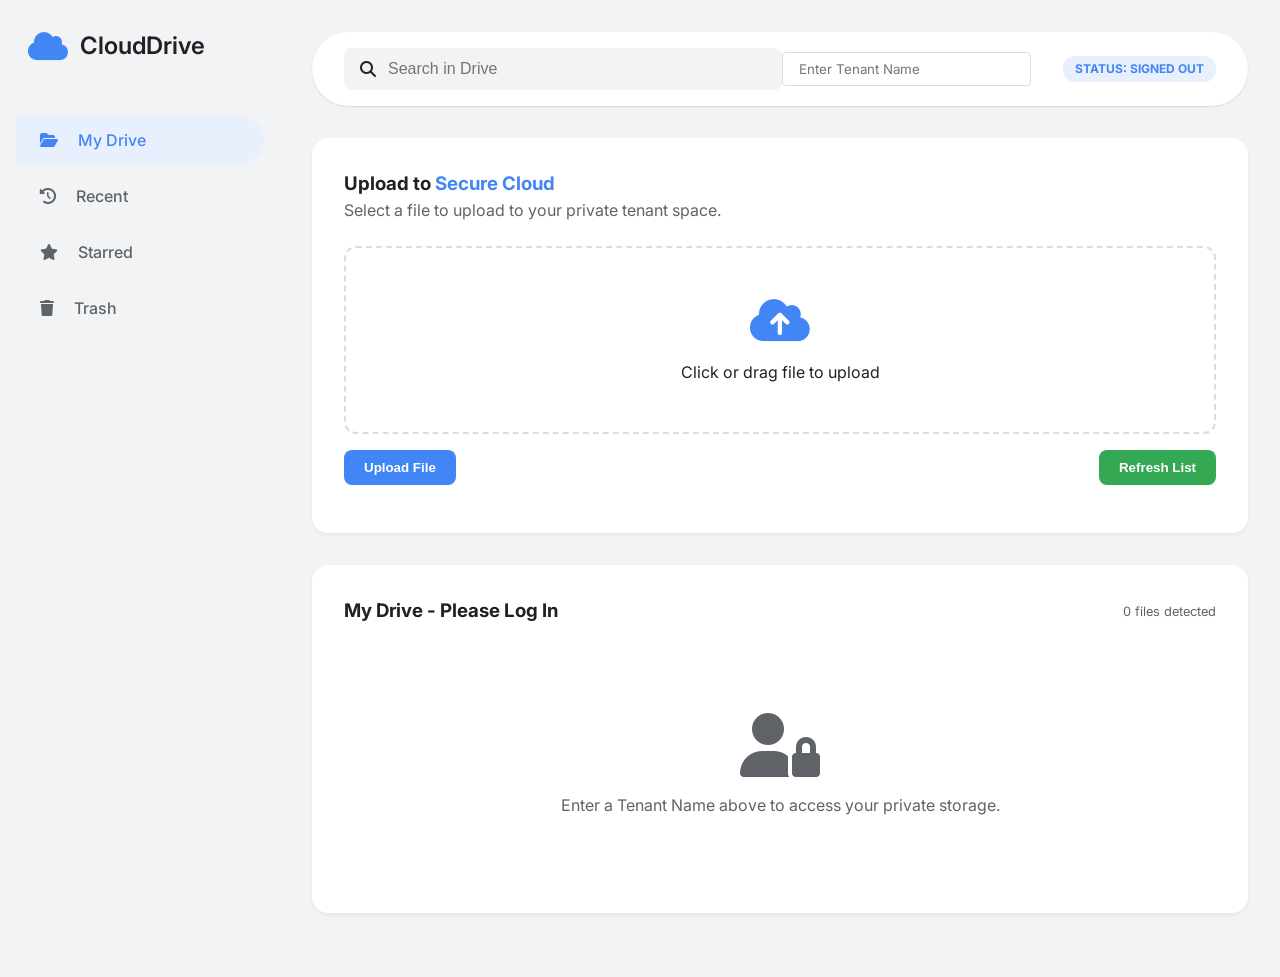
<file: index.html>
<!DOCTYPE html>
<html lang="en">
<head>
    <meta charset="UTF-8">
    <meta name="viewport" content="width=device-width, initial-scale=1.0">
    <title>CloudDrive | Secure Multi-Tenant Storage</title>
    <!-- Google Fonts -->
    <link href="https://fonts.googleapis.com/css2?family=Inter:wght@400;500;600;700&display=swap" rel="stylesheet">
    <!-- Font Awesome for Icons -->
    <link rel="stylesheet" href="https://cdnjs.cloudflare.com/ajax/libs/font-awesome/6.4.0/css/all.min.css">
    <link rel="icon" href="data:,">
    <style>
        :root {
            --primary: #4285f4;
            --primary-light: #e8f0fe;
            --secondary: #34a853;
            --danger: #ea4335;
            --warning: #fbbc04;
            --background: #f1f3f4;
            --card: #ffffff;
            --text-main: #202124;
            --text-sub: #5f6368;
            --border: #dadce0;
            --shadow: 0 1px 3px rgba(60,64,67,0.3), 0 4px 8px rgba(60,64,67,0.15);
            --transition: all 0.2s ease;
        }

        * {
            box-sizing: border-box;
            margin: 0;
            padding: 0;
        }

        body {
            font-family: 'Inter', sans-serif;
            background-color: var(--background);
            color: var(--text-main);
            line-height: 1.5;
            min-height: 100vh;
        }

        /* Sidebar Navigation */
        .sidebar {
            width: 280px;
            background: var(--background);
            height: 100vh;
            position: fixed;
            padding: 1rem;
            display: flex;
            flex-direction: column;
            gap: 0.5rem;
        }

        .logo {
            display: flex;
            align-items: center;
            gap: 12px;
            padding: 12px;
            font-size: 1.5rem;
            font-weight: 600;
            color: var(--text-main);
            margin-bottom: 2rem;
        }

        .logo i { color: var(--primary); font-size: 2rem; }

        .nav-item {
            display: flex;
            align-items: center;
            gap: 20px;
            padding: 12px 24px;
            border-radius: 0 24px 24px 0;
            cursor: pointer;
            color: var(--text-sub);
            font-weight: 500;
            transition: var(--transition);
        }

        .nav-item:hover { background: #e8ebed; }
        .nav-item.active { background: var(--primary-light); color: var(--primary); }

        /* Main Content */
        .main {
            margin-left: 280px;
            padding: 2rem;
            max-width: 1200px;
        }

        header {
            display: flex;
            justify-content: space-between;
            align-items: center;
            margin-bottom: 2rem;
            background: var(--card);
            padding: 1rem 2rem;
            border-radius: 40px;
            box-shadow: 0 1px 2px rgba(0,0,0,0.1);
        }

        .search-bar {
            flex: 1;
            max-width: 600px;
            background: #f1f3f4;
            border-radius: 8px;
            display: flex;
            align-items: center;
            padding: 0 1rem;
        }

        .search-bar input {
            background: transparent;
            border: none;
            padding: 12px;
            width: 100%;
            font-size: 1rem;
            outline: none;
        }

        .user-controls {
            display: flex;
            align-items: center;
            gap: 1rem;
        }

        .username-input {
            padding: 8px 16px;
            border: 1px solid var(--border);
            border-radius: 4px;
            font-family: inherit;
        }

        /* Glassmorphism Card Style */
        .glass-card {
            background: var(--card);
            border-radius: 16px;
            padding: 2rem;
            box-shadow: 0 2px 4px rgba(0,0,0,0.05);
            margin-bottom: 2rem;
        }

        .upload-zone {
            border: 2px dashed var(--border);
            border-radius: 12px;
            padding: 3rem;
            text-align: center;
            cursor: pointer;
            transition: var(--transition);
            margin-bottom: 1rem;
        }

        .upload-zone:hover {
            border-color: var(--primary);
            background: var(--primary-light);
        }

        .upload-zone i {
            font-size: 3rem;
            color: var(--primary);
            margin-bottom: 1rem;
        }

        /* File Grid */
        .file-grid {
            display: grid;
            grid-template-columns: repeat(auto-fill, minmax(220px, 1fr));
            gap: 1.5rem;
            margin-top: 1.5rem;
        }

        .file-card {
            background: var(--card);
            border: 1px solid var(--border);
            border-radius: 12px;
            padding: 1.25rem;
            display: flex;
            flex-direction: column;
            align-items: center;
            text-align: center;
            transition: var(--transition);
            position: relative;
        }

        .file-card:hover {
            box-shadow: var(--shadow);
            transform: translateY(-2px);
        }

        .file-actions-top {
            position: absolute;
            top: 10px;
            right: 10px;
            display: flex;
            gap: 5px;
        }

        .icon-btn {
            background: none;
            border: none;
            cursor: pointer;
            color: var(--text-sub);
            padding: 5px;
            border-radius: 50%;
            transition: var(--transition);
        }

        .icon-btn:hover { background: #f1f3f4; color: var(--primary); }
        .icon-btn.starred { color: var(--warning); }
        .icon-btn.delete:hover { color: var(--danger); }

        .file-icon {
            font-size: 3.5rem;
            margin-bottom: 1rem;
        }

        .fa-file-pdf { color: #f40f02; }
        .fa-file-image { color: #4285f4; }
        .fa-file-word { color: #2b579a; }
        .fa-file-excel { color: #217346; }
        .fa-file-powerpoint { color: #d24726; }
        .fa-file-lines { color: #5f6368; }

        .file-name {
            font-weight: 500;
            font-size: 0.9rem;
            margin-bottom: 0.5rem;
            word-break: break-all;
            display: -webkit-box;
            -webkit-line-clamp: 2;
            line-clamp: 2;
            -webkit-box-orient: vertical;
            overflow: hidden;
            height: 2.5rem;
        }

        .file-info {
            font-size: 0.75rem;
            color: var(--text-sub);
            margin-bottom: 1rem;
        }

        .btn-download {
            background: var(--primary);
            color: white;
            border: none;
            padding: 8px 20px;
            border-radius: 20px;
            font-size: 0.8rem;
            font-weight: 600;
            cursor: pointer;
            width: 100%;
            text-decoration: none;
            display: inline-block;
        }

        .btn-refresh {
            background: var(--secondary);
            color: white;
            border: none;
            padding: 10px 20px;
            border-radius: 8px;
            cursor: pointer;
            font-weight: 600;
        }

        .status-pill {
            padding: 4px 12px;
            border-radius: 12px;
            font-size: 0.75rem;
            font-weight: 700;
            text-transform: uppercase;
        }

        .tenant-indicator {
            background: var(--primary-light);
            color: var(--primary);
            margin-left: 1rem;
        }

        /* Mobile Adjustments */
        @media (max-width: 768px) {
            .sidebar { display: none; }
            .main { margin-left: 0; }
            header { flex-direction: column; gap: 1rem; border-radius: 16px; }
        }

        #empty-state {
            grid-column: 1 / -1;
            text-align: center;
            padding: 4rem;
            color: var(--text-sub);
        }
    </style>
</head>
<body>
    <div class="sidebar">
        <div class="logo">
            <i class="fa-solid fa-cloud"></i>
            <span style="font-size: 1.5rem; font-weight: 600;">CloudDrive</span>
        </div>
        <div class="nav-item active" onclick="switchCategory('all', this)"><i class="fa-solid fa-folder-open"></i> My Drive</div>
        <div class="nav-item" onclick="switchCategory('recent', this)"><i class="fa-solid fa-clock-rotate-left"></i> Recent</div>
        <div class="nav-item" onclick="switchCategory('starred', this)"><i class="fa-solid fa-star"></i> Starred</div>
        <div class="nav-item" onclick="switchCategory('trash', this)"><i class="fa-solid fa-trash"></i> Trash</div>
    </div>

    <div class="main">
        <header>
            <div class="search-bar">
                <i class="fa-solid fa-magnifying-glass"></i>
                <input type="text" id="search-input" placeholder="Search in Drive">
            </div>
            <div class="user-controls">
                <input type="text" id="username" class="username-input" placeholder="Enter Tenant Name" value="">
                <span class="status-pill tenant-indicator" id="tenant-display">Status: Signed Out</span>
            </div>
        </header>

        <div id="upload-section" class="glass-card">
            <h3>Upload to <span style="color:var(--primary)">Secure Cloud</span></h3>
            <p style="color:var(--text-sub); margin-bottom: 1.5rem">Select a file to upload to your private tenant space.</p>
            
            <div class="upload-zone" onclick="document.getElementById('fileInput').click()">
                <i class="fa-solid fa-cloud-arrow-up"></i>
                <p>Click or drag file to upload</p>
                <input type="file" id="fileInput" style="display: none">
            </div>
            
            <div style="display: flex; justify-content: space-between; align-items: center;">
                <button onclick="uploadFile()" class="btn-refresh" style="background: var(--primary)">Upload File</button>
                <button onclick="listFiles()" class="btn-refresh">Refresh List</button>
            </div>
            <div id="uploadStatus" style="margin-top:1rem; font-size: 0.9rem"></div>
        </div>

        <div class="glass-card">
            <div style="display: flex; justify-content: space-between; align-items: center; margin-bottom: 1.5rem">
                <h3><span id="category-label">My Drive</span> - <span id="current-user-title">Your Drive</span></h3>
                <span style="font-size: 0.8rem; color: var(--text-sub)" id="file-count">0 files detected</span>
            </div>
            
            <div class="file-grid" id="file-list">
                <!-- Files will be injected here -->
                <div id="empty-state">
                    <i class="fa-regular fa-folder-open" style="font-size: 4rem; margin-bottom: 1rem; display: block"></i>
                    No files found for this user.
                </div>
            </div>
        </div>
    </div>

    <script>
        let currentCategory = 'all';
        let allCurrentFiles = []; // Store files for local search

        function formatBytes(bytes, decimals = 2) {
            if (bytes === 0) return '0 Bytes';
            const k = 1024;
            const dm = decimals < 0 ? 0 : decimals;
            const sizes = ['Bytes', 'KB', 'MB', 'GB', 'TB'];
            const i = Math.floor(Math.log(bytes) / Math.log(k));
            return parseFloat((bytes / Math.pow(k, i)).toFixed(dm)) + ' ' + sizes[i];
        }

        function getIconForFile(filename) {
            const ext = filename.split('.').pop().toLowerCase();
            const icons = {
                pdf: 'fa-file-pdf',
                doc: 'fa-file-word', docx: 'fa-file-word',
                xls: 'fa-file-excel', xlsx: 'fa-file-excel',
                ppt: 'fa-file-powerpoint', pptx: 'fa-file-powerpoint',
                jpg: 'fa-file-image', jpeg: 'fa-file-image', png: 'fa-file-image', gif: 'fa-file-image',
                txt: 'fa-file-lines'
            };
            return icons[ext] || 'fa-file';
        }

        async function switchCategory(category, element) {
            currentCategory = category;
            document.querySelectorAll('.nav-item').forEach(el => el.classList.remove('active'));
            element.classList.add('active');
            
            // Hide upload section if in Trash
            document.getElementById('upload-section').style.display = category === 'trash' ? 'none' : 'block';
            
            const labels = {'all': 'My Drive', 'recent': 'Recent', 'starred': 'Starred', 'trash': 'Trash'};
            document.getElementById('category-label').textContent = labels[category];
            
            listFiles();
        }

        async function performAction(filename, action) {
            const username = document.getElementById('username').value.trim();
            if (!username) return;
            try {
                const response = await fetch('/action', {
                    method: 'POST',
                    headers: {'Content-Type': 'application/json'},
                    body: JSON.stringify({username, filename, action})
                });
                if (response.ok) listFiles();
            } catch (error) {
                console.error('Action error:', error);
            }
        }

        function renderFiles(files) {
            const fileList = document.getElementById('file-list');
            const fileCount = document.getElementById('file-count');
            const username = document.getElementById('username').value.trim();

            if (!files || files.length === 0) {
                fileCount.textContent = `0 files detected`;
                fileList.innerHTML = `
                    <div id="empty-state">
                        <i class="fa-regular fa-folder-open" style="font-size: 4rem; margin-bottom: 1rem; display: block"></i>
                        No files found.
                    </div>`;
                return;
            }

            fileCount.textContent = `${files.length} files detected`;
            fileList.innerHTML = '';

            files.forEach(file => {
                try {
                    const filename = file.name;
                    const iconClass = getIconForFile(filename);
                    const downloadUrl = `/download/${encodeURIComponent(username)}/${encodeURIComponent(filename)}?t=${Date.now()}`;
                    const viewUrl = `/view/${encodeURIComponent(username)}/${encodeURIComponent(filename)}`;
                    
                    const card = document.createElement('div');
                    card.className = 'file-card';
                    
                    // Build Actions HTML
                    let actionsHtml = `
                        <div class="file-actions-top">
                            <button onclick="performAction('${filename.replace(/'/g, "\\'")}', '${file.starred ? 'unstar' : 'star'}')" 
                                    class="icon-btn ${file.starred ? 'starred' : ''}" title="Star">
                                <i class="fa-${file.starred ? 'solid' : 'regular'} fa-star"></i>
                            </button>
                    `;

                    if (currentCategory === 'trash') {
                        actionsHtml += `
                            <button onclick="performAction('${filename.replace(/'/g, "\\'")}', 'restore')" class="icon-btn" title="Restore">
                                <i class="fa-solid fa-trash-arrow-up"></i>
                            </button>
                            <button onclick="performAction('${filename.replace(/'/g, "\\'")}', 'delete')" class="icon-btn delete" title="Permanently Delete">
                                <i class="fa-solid fa-xmark"></i>
                            </button>
                        `;
                    } else {
                        actionsHtml += `
                            <button onclick="performAction('${filename.replace(/'/g, "\\'")}', 'trash')" class="icon-btn" title="Move to Trash">
                                <i class="fa-solid fa-trash-can"></i>
                            </button>
                        `;
                    }
                    actionsHtml += '</div>';

                    card.innerHTML = `
                        ${actionsHtml}
                        <div class="file-icon"><i class="fa-solid ${iconClass}"></i></div>
                        <div class="file-name" title="${filename}">${filename}</div>
                        <div class="file-info">${formatBytes(file.size)}</div>
                        <div style="display: flex; flex-direction: column; gap: 8px; width: 100%;">
                            <div style="display: flex; gap: 8px; width: 100%;">
                                <a href="${downloadUrl}" download="${filename}" class="btn-download" style="flex: 1; text-align: center; display: flex; align-items: center; justify-content: center; gap: 5px;">
                                   <i class="fa-solid fa-download"></i> Download
                                </a>
                                <a href="${viewUrl}" target="_blank" class="btn-download" style="flex: 1; text-align: center; background: var(--text-sub); display: flex; align-items: center; justify-content: center; gap: 5px;">
                                   <i class="fa-solid fa-eye"></i> Open
                                </a>
                            </div>
                            <small style="font-size: 0.7em; color: var(--text-sub); text-align: center;">
                               Tip: Right-click -> "Save Link As..." if needed
                            </small>
                        </div>
                    `;
                    fileList.appendChild(card);
                } catch (err) {
                    console.error("Error rendering card for", file, err);
                }
            });
        }

        async function listFiles() {
            const username = document.getElementById('username').value.trim();
            if (!username) {
                document.getElementById('file-list').innerHTML = `
                    <div id="empty-state">
                        <i class="fa-solid fa-user-lock" style="font-size: 4rem; margin-bottom: 1rem; display: block"></i>
                        Enter a Tenant Name above to access your private storage.
                    </div>`;
                document.getElementById('tenant-display').textContent = `Status: Signed Out`;
                document.getElementById('current-user-title').textContent = `Please Log In`;
                document.getElementById('file-count').textContent = `0 files detected`;
                return;
            }

            // Update UI indicators
            document.getElementById('tenant-display').textContent = `Isolated: ${username}`;
            document.getElementById('current-user-title').textContent = `${username}'s Drive`;

            try {
                const response = await fetch(`/files?username=${encodeURIComponent(username)}&category=${currentCategory}`);
                const data = await response.json();
                allCurrentFiles = data.files || [];
                renderFiles(allCurrentFiles);
            } catch (error) {
                console.error('Error fetching files:', error);
            }
        }

        // Search Implementation
        document.getElementById('search-input').addEventListener('input', (e) => {
            const query = e.target.value.toLowerCase().trim();
            if (!query) {
                renderFiles(allCurrentFiles);
                return;
            }
            const filtered = allCurrentFiles.filter(f => f.name.toLowerCase().includes(query));
            renderFiles(filtered);
        });

        async function uploadFile() {
            const username = document.getElementById('username').value.trim();
            const fileInput = document.getElementById('fileInput');
            const statusDiv = document.getElementById('uploadStatus');

            if (!username || !fileInput.files[0]) {
                alert('Please enter a username and select a file.');
                return;
            }

            const formData = new FormData();
            formData.append('username', username);
            formData.append('file', fileInput.files[0]);

            statusDiv.innerHTML = '<span style="color:var(--primary)">Uploading to cloud storage...</span>';

            try {
                const response = await fetch('/upload', {
                    method: 'POST',
                    body: formData
                });
                const result = await response.json();

                if (response.ok) {
                    statusDiv.innerHTML = `<span style="color:var(--secondary)">Success: ${result.message}</span>`;
                    listFiles();
                } else {
                    statusDiv.innerHTML = `<span style="color:var(--danger)">Error: ${result.error}</span>`;
                }
            } catch (error) {
                statusDiv.innerHTML = '<span style="color:var(--danger)">Network error during upload.</span>';
            }
        }

        // Initialize display
        window.onload = listFiles;
        
        // Auto-refresh when username changes (and loses focus)
        document.getElementById('username').addEventListener('blur', listFiles);

        // The "Magic Bullet" for Windows Chrome UUID names
        // This method downloads the data first, then 'fakes' a local file
        async function downloadFile(url, filename) {
            try {
                // Find all buttons that might have triggered this
                const btns = document.querySelectorAll('.btn-download');
                let targetBtn = null;
                btns.forEach(b => {
                    if (b.innerText.includes('Download') && b.getAttribute('onclick')?.includes(url)) {
                        targetBtn = b;
                    }
                });

                if (targetBtn) {
                    targetBtn.innerText = 'Downloading...';
                    targetBtn.disabled = true;
                }

                const response = await fetch(url);
                if (!response.ok) throw new Error('Download failed');
                
                const blob = await response.blob();
                const blobUrl = window.URL.createObjectURL(blob);
                
                const a = document.createElement('a');
                a.style.display = 'none';
                a.href = blobUrl;
                a.download = filename;
                
                document.body.appendChild(a);
                a.click();
                
                // Cleanup
                setTimeout(() => {
                    window.URL.revokeObjectURL(blobUrl);
                    document.body.removeChild(a);
                    if (targetBtn) {
                        targetBtn.innerText = 'Download';
                        targetBtn.disabled = false;
                    }
                }, 100);
            } catch (error) {
                console.error('Download error:', error);
                alert('Download failed. Please refresh and try again.');
            }
        }
    </script>
</body>
</html>
</file>
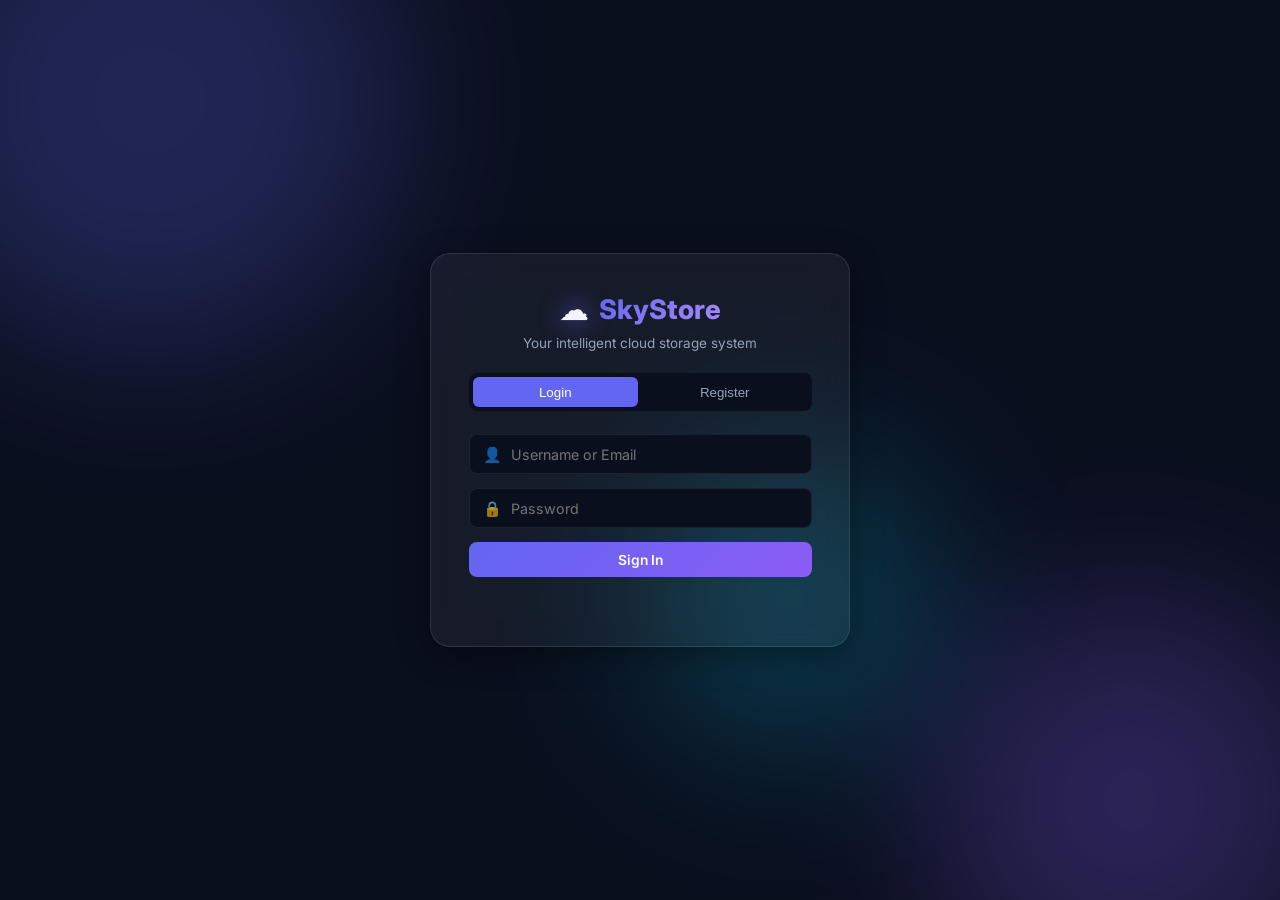
<file: clone-3APR/Drive-Clone-main/Drive-Clone-main/index.html>
<!DOCTYPE html>
<html lang="en" data-theme="dark">
<head>
<meta charset="UTF-8"/>
<meta name="viewport" content="width=device-width,initial-scale=1.0"/>
<title>SkyStore – Advanced Cloud Storage</title>
<meta name="description" content="SkyStore: A feature-rich cloud storage system with auto-organize, insights, sharing, and more."/>
<link rel="preconnect" href="https://fonts.googleapis.com"/>
<link href="https://fonts.googleapis.com/css2?family=Inter:wght@300;400;500;600;700;800&display=swap" rel="stylesheet"/>
<link rel="stylesheet" href="style.css"/>
</head>
<body>

<!-- ========== AUTH SCREEN ========== -->
<div id="auth-screen" class="auth-screen">
  <div class="auth-bg">
    <div class="auth-blob blob1"></div>
    <div class="auth-blob blob2"></div>
    <div class="auth-blob blob3"></div>
  </div>
  <div class="auth-card glass">
    <div class="auth-logo"><span class="logo-icon">☁</span><span class="logo-text">SkyStore</span></div>
    <p class="auth-tagline">Your intelligent cloud storage system</p>
    <div class="auth-tabs">
      <button class="auth-tab active" id="tab-login" onclick="switchTab('login')">Login</button>
      <button class="auth-tab" id="tab-register" onclick="switchTab('register')">Register</button>
    </div>
    <!-- Login Form -->
    <form id="login-form" class="auth-form" onsubmit="handleLogin(event)">
      <div class="input-group"><span class="input-icon">👤</span><input type="text" id="login-username" placeholder="Username or Email" required/></div>
      <div class="input-group"><span class="input-icon">🔒</span><input type="password" id="login-password" placeholder="Password" required/></div>
      <button type="submit" class="btn-primary full-width" id="login-btn">Sign In</button>
      <p id="login-error" class="auth-error"></p>
    </form>
    <!-- Register Form -->
    <form id="register-form" class="auth-form hidden" onsubmit="handleRegister(event)">
      <div class="input-group"><span class="input-icon">👤</span><input type="text" id="reg-username" placeholder="Username" required/></div>
      <div class="input-group"><span class="input-icon">✉</span><input type="email" id="reg-email" placeholder="Email" required/></div>
      <div class="input-group"><span class="input-icon">🔒</span><input type="password" id="reg-password" placeholder="Password (min 6 chars)" required/></div>
      <button type="submit" class="btn-primary full-width" id="reg-btn">Create Account</button>
      <p id="reg-error" class="auth-error"></p>
    </form>
  </div>
</div>

<!-- ========== MAIN APP ========== -->
<div id="app" class="hidden">

  <!-- Sidebar -->
  <aside class="sidebar" id="sidebar">
    <div class="sidebar-logo"><span class="logo-icon">☁</span><span class="logo-text">SkyStore</span></div>

    <!-- Upload Button -->
    <button class="btn-upload sidebar-upload" onclick="openUploadModal()">
      <span>+</span> Upload Files
    </button>

    <!-- Nav Links -->
    <nav class="sidebar-nav">
      <a class="nav-item active" data-section="home" onclick="navigate('home')"><span class="nav-icon">🏠</span>Home</a>
      <a class="nav-item" data-section="recent" onclick="navigate('recent')"><span class="nav-icon">🕐</span>Recent</a>
      <a class="nav-item" data-section="starred" onclick="navigate('starred')"><span class="nav-icon">⭐</span>Starred</a>
      <a class="nav-item" data-section="pinned" onclick="navigate('pinned')"><span class="nav-icon">📌</span>Pinned</a>
      <a class="nav-item" data-section="folders" onclick="navigate('folders')"><span class="nav-icon">📁</span>Folders</a>
      <a class="nav-item" data-section="images" onclick="navigate('images')"><span class="nav-icon">🖼</span>Images</a>
      <a class="nav-item" data-section="documents" onclick="navigate('documents')"><span class="nav-icon">📄</span>Documents</a>
      <a class="nav-item" data-section="videos" onclick="navigate('videos')"><span class="nav-icon">🎬</span>Videos</a>
      <a class="nav-item" data-section="insights" onclick="navigate('insights')"><span class="nav-icon">📊</span>Insights</a>
      <a class="nav-item" data-section="activity" onclick="navigate('activity')"><span class="nav-icon">📋</span>Activity</a>
      <a class="nav-item" data-section="trash" onclick="navigate('trash')"><span class="nav-icon">🗑</span>Trash</a>
      <a class="nav-item" data-section="settings" onclick="navigate('settings')"><span class="nav-icon">⚙</span>Settings</a>
    </nav>

    <!-- Storage Meter -->
    <div class="storage-widget">
      <div class="storage-label">
        <span>Storage</span>
        <span id="sidebar-storage-text">0 / 100 MB</span>
      </div>
      <div class="storage-bar"><div class="storage-fill" id="sidebar-storage-fill"></div></div>
    </div>

    <!-- User Info -->
    <div class="sidebar-user">
      <div class="user-avatar" id="sidebar-avatar">U</div>
      <div class="user-info">
        <div class="user-name" id="sidebar-username">User</div>
        <div class="user-email" id="sidebar-email">user@mail.com</div>
      </div>
      <button class="btn-icon" onclick="handleLogout()" title="Logout">↩</button>
    </div>
  </aside>

  <!-- Main Content -->
  <main class="main-content">
    <!-- Top Bar -->
    <header class="topbar">
      <button class="menu-toggle" onclick="toggleSidebar()">☰</button>
      <div class="search-bar">
        <span class="search-icon">🔍</span>
        <input type="text" id="search-input" placeholder="Search files..." oninput="handleSearch(this.value)"/>
        <select id="search-type-filter" onchange="handleSearch(document.getElementById('search-input').value)">
          <option value="">All Types</option>
          <option value="image">Images</option>
          <option value="video">Videos</option>
          <option value="audio">Audio</option>
          <option value="pdf">PDFs</option>
          <option value="text">Text</option>
        </select>
      </div>
      <div class="topbar-actions">
        <button class="btn-icon" onclick="toggleTheme()" id="theme-toggle" title="Toggle theme">🌙</button>
        <button class="btn-icon" onclick="navigate('insights')" title="Insights">📊</button>
        <div class="notif-bell" onclick="toggleNotifications()">
          🔔<span class="notif-dot hidden" id="notif-dot"></span>
        </div>
      </div>
    </header>

    <!-- Notification Banner -->
    <div id="notif-banner" class="notif-banner hidden"></div>

    <!-- Undo Bar -->
    <div id="undo-bar" class="undo-bar hidden">
      <span id="undo-msg">File moved to trash</span>
      <button onclick="undoLastAction()" class="btn-undo">↩ Undo</button>
      <button onclick="closeUndoBar()" class="undo-close">✕</button>
    </div>

    <!-- Content Area -->
    <div class="content-area" id="content-area">

      <!-- HOME -->
      <section id="section-home" class="section active">
        <div class="section-header">
          <h1 id="home-greeting">Good morning!</h1>
          <div class="view-controls">
            <button class="btn-icon active-view" id="view-grid" onclick="setView('grid')" title="Grid">⊞</button>
            <button class="btn-icon" id="view-list" onclick="setView('list')" title="List">≡</button>
            <select id="sort-select" onchange="changeSortHome()">
              <option value="uploaded_at-DESC">Newest First</option>
              <option value="uploaded_at-ASC">Oldest First</option>
              <option value="size-DESC">Largest</option>
              <option value="original_name-ASC">Name A-Z</option>
            </select>
          </div>
        </div>
        <!-- Quick Stats -->
        <div class="stats-row" id="quick-stats"></div>
        <!-- Auto-organize banner -->
        <div class="organize-banner glass" id="organize-banner">
          <span>🤖 Smart Auto-Organizer available</span>
          <button class="btn-sm" onclick="runAutoOrganize()">Organize Now</button>
          <button class="btn-sm ghost" onclick="document.getElementById('organize-banner').classList.add('hidden')">Dismiss</button>
        </div>
        <!-- Pinned Files -->
        <div id="pinned-section" class="sub-section hidden">
          <h2 class="sub-title">📌 Pinned</h2>
          <div class="files-grid" id="pinned-files-grid"></div>
        </div>
        <!-- All Files -->
        <h2 class="sub-title">All Files</h2>
        <div id="home-files-container" class="files-grid"></div>
      </section>

      <!-- RECENT -->
      <section id="section-recent" class="section">
        <div class="section-header"><h1>Recent Files</h1></div>
        <div id="recent-files-container" class="files-grid"></div>
      </section>

      <!-- STARRED -->
      <section id="section-starred" class="section">
        <div class="section-header"><h1>⭐ Starred Files</h1></div>
        <div id="starred-files-container" class="files-grid"></div>
      </section>

      <!-- PINNED -->
      <section id="section-pinned" class="section">
        <div class="section-header"><h1>📌 Pinned Files</h1></div>
        <div id="pinned-page-container" class="files-grid"></div>
      </section>

      <!-- FOLDERS -->
      <section id="section-folders" class="section">
        <div class="section-header">
          <h1>📁 Folders</h1>
          <button class="btn-primary" onclick="openCreateFolder()">+ New Folder</button>
        </div>
        <div id="folders-container" class="folders-grid"></div>
        <h2 class="sub-title" id="folder-files-title" style="display:none">Files in Folder</h2>
        <div id="folder-files-container" class="files-grid"></div>
      </section>

      <!-- IMAGES / DOCS / VIDEOS -->
      <section id="section-images" class="section">
        <div class="section-header"><h1>🖼 Images</h1></div>
        <div id="images-files-container" class="files-grid"></div>
      </section>
      <section id="section-documents" class="section">
        <div class="section-header"><h1>📄 Documents</h1></div>
        <div id="documents-files-container" class="files-grid"></div>
      </section>
      <section id="section-videos" class="section">
        <div class="section-header"><h1>🎬 Videos</h1></div>
        <div id="videos-files-container" class="files-grid"></div>
      </section>

      <!-- INSIGHTS -->
      <section id="section-insights" class="section">
        <div class="section-header"><h1>📊 File Insights</h1></div>
        <div id="insights-container"></div>
      </section>

      <!-- ACTIVITY -->
      <section id="section-activity" class="section">
        <div class="section-header"><h1>📋 Activity Log</h1></div>
        <div id="activity-container"></div>
      </section>

      <!-- TRASH -->
      <section id="section-trash" class="section">
        <div class="section-header">
          <h1>🗑 Trash</h1>
          <button class="btn-danger" onclick="emptyTrash()" id="empty-trash-btn">Empty Trash</button>
        </div>
        <p class="trash-note">Files are automatically deleted after 30 days.</p>
        <div id="trash-files-container" class="files-grid"></div>
      </section>

      <!-- SETTINGS -->
      <section id="section-settings" class="section">
        <div class="section-header"><h1>⚙ Settings</h1></div>
        <div id="settings-container"></div>
      </section>

      <!-- SEARCH RESULTS -->
      <section id="section-search" class="section">
        <div class="section-header"><h1>🔍 Search Results</h1></div>
        <div id="search-files-container" class="files-grid"></div>
      </section>

    </div><!-- /content-area -->
  </main>
</div><!-- /app -->

<!-- ========== MODALS ========== -->

<!-- Upload Modal -->
<div class="modal-overlay hidden" id="upload-modal">
  <div class="modal glass">
    <div class="modal-header">
      <h2>Upload Files</h2>
      <button class="modal-close" onclick="closeModal('upload-modal')">✕</button>
    </div>
    <div class="drop-zone" id="drop-zone"
      ondragover="event.preventDefault();this.classList.add('dragging')"
      ondragleave="this.classList.remove('dragging')"
      ondrop="handleDrop(event)">
      <div class="drop-icon">📂</div>
      <p>Drag &amp; drop files here</p>
      <span>or</span>
      <label class="btn-secondary file-label">
        Browse Files<input type="file" id="file-input" multiple hidden onchange="handleFileSelect(this)"/>
      </label>
    </div>
    <div id="upload-queue" class="upload-queue"></div>
    <div class="upload-options">
      <label class="checkbox-label">
        <input type="checkbox" id="auto-organize-check"/> 🤖 Auto-Organize by type
      </label>
      <select id="upload-folder-select">
        <option value="">No folder (root)</option>
      </select>
    </div>
    <button class="btn-primary full-width" onclick="startUpload()" id="do-upload-btn" disabled>Upload</button>
  </div>
</div>

<!-- File Preview Modal -->
<div class="modal-overlay hidden" id="preview-modal">
  <div class="modal modal-large glass">
    <div class="modal-header">
      <h2 id="preview-title">Preview</h2>
      <button class="modal-close" onclick="closeModal('preview-modal')">✕</button>
    </div>
    <div id="preview-content" class="preview-content"></div>
    <div class="modal-actions">
      <button class="btn-primary" onclick="downloadCurrentFile()">⬇ Download</button>
      <button class="btn-secondary" onclick="closeModal('preview-modal')">Close</button>
    </div>
  </div>
</div>

<!-- Share Modal -->
<div class="modal-overlay hidden" id="share-modal">
  <div class="modal glass">
    <div class="modal-header">
      <h2>Share File</h2>
      <button class="modal-close" onclick="closeModal('share-modal')">✕</button>
    </div>
    <div class="share-options">
      <label>Permission:
        <select id="share-perm"><option value="view">View Only</option><option value="download">View &amp; Download</option></select>
      </label>
      <label>Expires:
        <select id="share-expiry">
          <option value="">Never</option>
          <option value="1">1 Hour</option>
          <option value="24">24 Hours</option>
          <option value="168">7 Days</option>
        </select>
      </label>
    </div>
    <button class="btn-primary full-width" onclick="generateShareLink()">Generate Link</button>
    <div id="share-result" class="share-result hidden">
      <input type="text" id="share-url-input" readonly/>
      <button class="btn-secondary" onclick="copyShareUrl()">Copy</button>
      <a id="share-public-link" href="#" target="_blank"
         style="display:none;margin-top:.6rem;font-size:.83rem;color:var(--accent);text-decoration:underline;text-align:center"></a>
    </div>
  </div>
</div>

<!-- Notes Modal -->
<div class="modal-overlay hidden" id="notes-modal">
  <div class="modal glass">
    <div class="modal-header">
      <h2>📝 File Notes</h2>
      <button class="modal-close" onclick="closeModal('notes-modal')">✕</button>
    </div>
    <textarea id="notes-textarea" rows="6" placeholder="Add a note to this file..."></textarea>
    <button class="btn-primary full-width" onclick="saveNote()">Save Note</button>
  </div>
</div>

<!-- Create Folder Modal -->
<div class="modal-overlay hidden" id="folder-modal">
  <div class="modal glass">
    <div class="modal-header">
      <h2>📁 New Folder</h2>
      <button class="modal-close" onclick="closeModal('folder-modal')">✕</button>
    </div>
    <input type="text" id="folder-name-input" placeholder="Folder name" class="full-width-input"/>
    <label class="checkbox-label">
      <input type="checkbox" id="folder-private-check" onchange="togglePrivateFields()"/> 🔒 Private Folder (password protected)
    </label>
    <div id="folder-private-fields" class="hidden">
      <input type="password" id="folder-password-input" placeholder="Set folder password" class="full-width-input"/>
    </div>
    <button class="btn-primary full-width" onclick="createFolder()">Create Folder</button>
  </div>
</div>

<!-- File Context Menu -->
<div id="ctx-menu" class="ctx-menu hidden"></div>

<!-- Folder Unlock Modal -->
<div class="modal-overlay hidden" id="unlock-modal">
  <div class="modal glass">
    <div class="modal-header">
      <h2>🔒 Private Folder</h2>
      <button class="modal-close" onclick="closeModal('unlock-modal')">✕</button>
    </div>
    <p>This folder is password protected.</p>
    <input type="password" id="unlock-password" placeholder="Enter password" class="full-width-input"/>
    <button class="btn-primary full-width" onclick="submitUnlock()">Unlock</button>
    <p id="unlock-error" class="auth-error"></p>
  </div>
</div>

<!-- ========== NEW MODALS ========== -->

<!-- AI Summarizer Modal -->
<div class="modal-overlay hidden" id="summarize-modal">
  <div class="modal glass">
    <div class="modal-header">
      <h2>🤖 AI File Summary</h2>
      <button class="modal-close" onclick="closeModal('summarize-modal')">✕</button>
    </div>
    <div id="summarize-content" style="padding:.5rem 0">
      <div class="empty-state"><div class="empty-icon">⏳</div><p>Analyzing file...</p></div>
    </div>
  </div>
</div>

<!-- Move File Modal -->
<div class="modal-overlay hidden" id="move-modal">
  <div class="modal glass">
    <div class="modal-header">
      <h2>📂 Move File</h2>
      <button class="modal-close" onclick="closeModal('move-modal')">✕</button>
    </div>
    <p style="color:var(--text-muted);margin-bottom:1rem;font-size:.9rem">Choose a destination folder:</p>
    <select id="move-folder-select" class="full-width-input" style="padding:.7rem;border-radius:.5rem;background:var(--surface);color:var(--text);border:1px solid var(--border)">
      <option value="">📁 Root (no folder)</option>
    </select>
    <button class="btn-primary full-width" style="margin-top:1rem" onclick="confirmMoveFile()">Move Here</button>
  </div>
</div>

<!-- Download Selected ZIP Bar (shown at bottom when files are selected) -->
<div id="zip-bar" class="undo-bar hidden" style="background:linear-gradient(135deg,#1e293b,#0f172a);border:1px solid var(--border)">
  <span id="zip-bar-msg">0 files selected</span>
  <button onclick="downloadSelectedZip()" class="btn-primary" style="padding:.4rem 1rem;font-size:.85rem">⬇ Download ZIP</button>
  <button onclick="clearSelection()" class="undo-close">✕</button>
</div>

<script src="app.js"></script>
</body>
</html>
</file>
<file: clone-3APR/Drive-Clone-main/Drive-Clone-main/style.css>
/* ===== RESET & VARIABLES ===== */
*,
*::before,
*::after {
  box-sizing: border-box;
  margin: 0;
  padding: 0;
}

:root {
  --bg-primary: #0a0f1e;
  --bg-secondary: #111827;
  --bg-card: #1a2235;
  --bg-hover: #1e2d45;
  --glass-bg: rgba(255, 255, 255, 0.05);
  --glass-border: rgba(255, 255, 255, 0.1);
  --accent: #6366f1;
  --accent-hover: #818cf8;
  --accent-light: rgba(99, 102, 241, 0.15);
  --danger: #ef4444;
  --danger-hover: #f87171;
  --success: #10b981;
  --warning: #f59e0b;
  --text-primary: #f1f5f9;
  --text-secondary: #94a3b8;
  --text-muted: #64748b;
  --border: rgba(255, 255, 255, 0.08);
  --shadow: 0 8px 32px rgba(0, 0, 0, 0.4);
  --radius: 12px;
  --radius-sm: 8px;
  --sidebar-w: 260px;
  --topbar-h: 64px;
  --transition: 0.2s ease;
  /* Aliases for new features */
  --primary: #6366f1;
  --text: #f1f5f9;
  --surface: #1a2235;
}

[data-theme="light"] {
  --bg-primary: #f1f5f9;
  --bg-secondary: #ffffff;
  --bg-card: #ffffff;
  --bg-hover: #f8fafc;
  --glass-bg: rgba(255, 255, 255, 0.7);
  --glass-border: rgba(0, 0, 0, 0.08);
  --text-primary: #0f172a;
  --text-secondary: #475569;
  --text-muted: #94a3b8;
  --border: rgba(0, 0, 0, 0.06);
  --shadow: 0 4px 20px rgba(0, 0, 0, 0.1);
}

html {
  font-family: 'Inter', sans-serif;
  font-size: 15px;
  scroll-behavior: smooth;
}

body {
  background: var(--bg-primary);
  color: var(--text-primary);
  min-height: 100vh;
  overflow: hidden;
}

/* ===== AUTH SCREEN ===== */
.auth-screen {
  position: fixed;
  inset: 0;
  display: flex;
  align-items: center;
  justify-content: center;
  z-index: 1000;
  background: var(--bg-primary);
}

.auth-bg {
  position: absolute;
  inset: 0;
  overflow: hidden;
}

.auth-blob {
  position: absolute;
  border-radius: 50%;
  filter: blur(80px);
  opacity: 0.25;
  animation: float 8s ease-in-out infinite;
}

.blob1 {
  width: 500px;
  height: 500px;
  background: #6366f1;
  top: -150px;
  left: -100px;
  animation-delay: 0s;
}

.blob2 {
  width: 400px;
  height: 400px;
  background: #8b5cf6;
  bottom: -100px;
  right: -50px;
  animation-delay: -3s;
}

.blob3 {
  width: 300px;
  height: 300px;
  background: #06b6d4;
  top: 50%;
  left: 50%;
  animation-delay: -6s;
}

@keyframes float {

  0%,
  100% {
    transform: translateY(0) scale(1)
  }

  50% {
    transform: translateY(-30px) scale(1.05)
  }
}

.auth-card {
  position: relative;
  z-index: 1;
  width: 100%;
  max-width: 420px;
  padding: 2.5rem;
  border-radius: 20px;
  background: var(--glass-bg);
  border: 1px solid var(--glass-border);
  backdrop-filter: blur(24px);
  box-shadow: var(--shadow);
}

.auth-logo {
  display: flex;
  align-items: center;
  gap: 10px;
  justify-content: center;
  margin-bottom: .5rem;
}

.logo-icon {
  font-size: 2rem;
  filter: drop-shadow(0 0 12px #6366f1);
}

.logo-text {
  font-size: 1.8rem;
  font-weight: 800;
  background: linear-gradient(135deg, #6366f1, #a78bfa);
  -webkit-background-clip: text;
  background-clip: text;
  -webkit-text-fill-color: transparent;
}

.auth-tagline {
  text-align: center;
  color: var(--text-secondary);
  font-size: .9rem;
  margin-bottom: 1.5rem;
}

.auth-tabs {
  display: flex;
  gap: 4px;
  background: var(--bg-primary);
  border-radius: var(--radius-sm);
  padding: 4px;
  margin-bottom: 1.5rem;
}

.auth-tab {
  flex: 1;
  padding: .5rem;
  border: none;
  background: transparent;
  color: var(--text-secondary);
  border-radius: 6px;
  cursor: pointer;
  font-weight: 500;
  transition: var(--transition);
}

.auth-tab.active {
  background: var(--accent);
  color: #fff;
}

.auth-form {
  display: flex;
  flex-direction: column;
  gap: .9rem;
}

.input-group {
  display: flex;
  align-items: center;
  background: var(--bg-primary);
  border: 1px solid var(--border);
  border-radius: var(--radius-sm);
  padding: .65rem .9rem;
  gap: .6rem;
  transition: border-color var(--transition);
}

.input-group:focus-within {
  border-color: var(--accent);
}

.input-icon {
  font-size: 1rem;
  opacity: .7;
  flex-shrink: 0;
}

.input-group input {
  flex: 1;
  border: none;
  background: transparent;
  color: var(--text-primary);
  font-size: .95rem;
  outline: none;
  font-family: inherit;
}

.auth-error {
  color: var(--danger);
  font-size: .85rem;
  min-height: 1.2rem;
  text-align: center;
}

/* ===== LAYOUT ===== */
#app {
  display: flex;
  height: 100vh;
  overflow: hidden;
}

.hidden {
  display: none !important;
}

/* ===== SIDEBAR ===== */
.sidebar {
  width: var(--sidebar-w);
  height: 100vh;
  background: var(--bg-secondary);
  border-right: 1px solid var(--border);
  display: flex;
  flex-direction: column;
  gap: 0;
  padding: 0;
  transition: width var(--transition);
  flex-shrink: 0;
  overflow-y: auto;
  overflow-x: hidden;
}

.sidebar-logo {
  display: flex;
  align-items: center;
  gap: 8px;
  padding: 1.2rem 1.4rem;
  border-bottom: 1px solid var(--border);
}

.sidebar-upload {
  margin: 1rem;
  background: linear-gradient(135deg, #6366f1, #8b5cf6);
  color: #fff;
  border: none;
  border-radius: var(--radius-sm);
  padding: .75rem 1rem;
  font-size: .95rem;
  font-weight: 600;
  cursor: pointer;
  display: flex;
  align-items: center;
  gap: .4rem;
  justify-content: center;
  transition: transform var(--transition), box-shadow var(--transition);
  letter-spacing: .01em;
}

.sidebar-upload:hover {
  transform: translateY(-1px);
  box-shadow: 0 6px 20px rgba(99, 102, 241, .5);
}

.sidebar-nav {
  display: flex;
  flex-direction: column;
  padding: .5rem 0;
  flex: 1;
}

.nav-item {
  display: flex;
  align-items: center;
  gap: .7rem;
  padding: .7rem 1.4rem;
  color: var(--text-secondary);
  cursor: pointer;
  border-radius: 0;
  transition: background var(--transition), color var(--transition);
  font-size: .93rem;
  font-weight: 500;
  user-select: none;
  text-decoration: none;
}

.nav-item:hover {
  background: var(--accent-light);
  color: var(--accent);
}

.nav-item.active {
  background: var(--accent-light);
  color: var(--accent);
  border-right: 3px solid var(--accent);
}

.nav-icon {
  font-size: 1.1rem;
  flex-shrink: 0;
}

/* Storage Widget */
.storage-widget {
  margin: .75rem 1rem;
  padding: .9rem;
  background: var(--bg-card);
  border-radius: var(--radius-sm);
  border: 1px solid var(--border);
}

.storage-label {
  display: flex;
  justify-content: space-between;
  font-size: .8rem;
  color: var(--text-secondary);
  margin-bottom: .5rem;
}

.storage-bar {
  background: var(--border);
  border-radius: 99px;
  height: 6px;
  overflow: hidden;
}

.storage-fill {
  height: 100%;
  background: linear-gradient(90deg, #6366f1, #a78bfa);
  border-radius: 99px;
  transition: width .5s ease;
}

/* Sidebar User */
.sidebar-user {
  display: flex;
  align-items: center;
  gap: .7rem;
  padding: .9rem 1rem;
  border-top: 1px solid var(--border);
}

.user-avatar {
  width: 36px;
  height: 36px;
  border-radius: 50%;
  background: linear-gradient(135deg, #6366f1, #8b5cf6);
  display: flex;
  align-items: center;
  justify-content: center;
  font-weight: 700;
  font-size: .85rem;
  flex-shrink: 0;
}

.user-info {
  flex: 1;
  min-width: 0;
}

.user-name {
  font-weight: 600;
  font-size: .88rem;
  white-space: nowrap;
  overflow: hidden;
  text-overflow: ellipsis;
}

.user-email {
  color: var(--text-muted);
  font-size: .76rem;
  white-space: nowrap;
  overflow: hidden;
  text-overflow: ellipsis;
}

/* ===== MAIN CONTENT ===== */
.main-content {
  flex: 1;
  display: flex;
  flex-direction: column;
  overflow: hidden;
}

/* Topbar */
.topbar {
  height: var(--topbar-h);
  background: var(--bg-secondary);
  border-bottom: 1px solid var(--border);
  display: flex;
  align-items: center;
  gap: 1rem;
  padding: 0 1.5rem;
  flex-shrink: 0;
  z-index: 100;
}

.menu-toggle {
  display: none;
  background: none;
  border: none;
  color: var(--text-primary);
  font-size: 1.4rem;
  cursor: pointer;
}

.search-bar {
  flex: 1;
  max-width: 500px;
  display: flex;
  align-items: center;
  gap: .6rem;
  background: var(--bg-card);
  border: 1px solid var(--border);
  border-radius: 99px;
  padding: .5rem 1.2rem;
  transition: border-color var(--transition);
}

.search-bar:focus-within {
  border-color: var(--accent);
}

.search-icon {
  opacity: .7;
}

.search-bar input {
  flex: 1;
  border: none;
  background: transparent;
  color: var(--text-primary);
  font-size: .93rem;
  outline: none;
  font-family: inherit;
  min-width: 0;
}

.search-bar select {
  border: none;
  background: transparent;
  color: var(--text-secondary);
  font-size: .85rem;
  outline: none;
  cursor: pointer;
}

.topbar-actions {
  display: flex;
  align-items: center;
  gap: .5rem;
  margin-left: auto;
}

.notif-bell {
  position: relative;
  cursor: pointer;
  font-size: 1.2rem;
  padding: .4rem;
}

.notif-dot {
  position: absolute;
  top: 2px;
  right: 2px;
  width: 8px;
  height: 8px;
  background: var(--danger);
  border-radius: 50%;
}

/* Notification Banner */
.notif-banner {
  padding: .8rem 1.5rem;
  background: rgba(245, 158, 11, .15);
  border-bottom: 1px solid rgba(245, 158, 11, .3);
  color: var(--warning);
  font-size: .9rem;
}

/* Undo Bar */
.undo-bar {
  position: fixed;
  bottom: 1.5rem;
  left: 50%;
  transform: translateX(-50%);
  background: var(--bg-card);
  border: 1px solid var(--border);
  border-radius: var(--radius);
  padding: .8rem 1.5rem;
  display: flex;
  align-items: center;
  gap: 1rem;
  box-shadow: var(--shadow);
  z-index: 500;
  animation: slideUp .3s ease;
}

@keyframes slideUp {
  from {
    transform: translateX(-50%) translateY(20px);
    opacity: 0
  }

  to {
    transform: translateX(-50%) translateY(0);
    opacity: 1
  }
}

.btn-undo {
  background: var(--accent);
  color: #fff;
  border: none;
  border-radius: 6px;
  padding: .35rem .9rem;
  cursor: pointer;
  font-weight: 600;
}

.undo-close {
  background: none;
  border: none;
  color: var(--text-muted);
  cursor: pointer;
  font-size: 1rem;
}

/* Content Area */
.content-area {
  flex: 1;
  overflow-y: auto;
  padding: 1.5rem;
  scroll-behavior: smooth;
}

.section {
  display: none;
}

.section.active {
  display: block;
  animation: fadeIn .25s ease;
}

@keyframes fadeIn {
  from {
    opacity: 0;
    transform: translateY(8px)
  }

  to {
    opacity: 1;
    transform: translateY(0)
  }
}

.section-header {
  display: flex;
  align-items: center;
  justify-content: space-between;
  margin-bottom: 1.5rem;
  flex-wrap: wrap;
  gap: .8rem;
}

.section-header h1 {
  font-size: 1.5rem;
  font-weight: 700;
}

.sub-title {
  font-size: 1.1rem;
  font-weight: 600;
  color: var(--text-secondary);
  margin: 1.5rem 0 .9rem;
}

.sub-section {
  margin-bottom: 1.5rem;
}

/* Quick Stats */
.stats-row {
  display: grid;
  grid-template-columns: repeat(auto-fit, minmax(160px, 1fr));
  gap: 1rem;
  margin-bottom: 1.5rem;
}

.stat-card {
  background: var(--bg-card);
  border: 1px solid var(--border);
  border-radius: var(--radius);
  padding: 1.1rem 1.3rem;
  display: flex;
  align-items: center;
  gap: .9rem;
}

.stat-icon {
  font-size: 1.8rem;
}

.stat-label {
  color: var(--text-secondary);
  font-size: .8rem;
}

.stat-value {
  font-weight: 700;
  font-size: 1.1rem;
}

/* Organize Banner */
.organize-banner {
  display: flex;
  align-items: center;
  gap: 1rem;
  padding: .9rem 1.3rem;
  border-radius: var(--radius);
  border: 1px solid rgba(99, 102, 241, .3);
  margin-bottom: 1.2rem;
  flex-wrap: wrap;
}

.organize-banner span {
  flex: 1;
}

/* ===== FILE CARDS ===== */
.files-grid {
  display: grid;
  grid-template-columns: repeat(auto-fill, minmax(210px, 1fr));
  gap: 1rem;
}

.files-list .file-card {
  display: flex;
  flex-direction: row;
  align-items: center;
  gap: 1rem;
}

.files-list .file-thumb {
  width: 48px;
  height: 48px;
  flex-shrink: 0;
}

.file-card {
  background: var(--bg-card);
  border: 1px solid var(--border);
  border-radius: var(--radius);
  padding: 1.1rem;
  cursor: pointer;
  transition: transform var(--transition), border-color var(--transition), box-shadow var(--transition);
  position: relative;
  overflow: hidden;
}

.file-card:hover {
  transform: translateY(-3px);
  border-color: var(--accent);
  box-shadow: 0 8px 24px rgba(99, 102, 241, .2);
}

/* --- FILE SELECTION UI --- */
.file-select-indicator {
  position: absolute;
  top: .6rem;
  right: .6rem;
  width: 22px;
  height: 22px;
  background: var(--bg-primary);
  border: 2px solid var(--border);
  border-radius: 50%;
  display: flex;
  align-items: center;
  justify-content: center;
  z-index: 10;
  transition: all var(--transition);
  opacity: 0;
  transform: scale(0.8);
}

.file-card:hover .file-select-indicator,
.file-card.selected .file-select-indicator {
  opacity: 1;
  transform: scale(1);
}

.checkbox-tick {
  width: 10px;
  height: 6px;
  border-left: 2px solid #fff;
  border-bottom: 2px solid #fff;
  transform: rotate(-45deg) translateY(-1px);
  opacity: 0;
}

.file-card.selected .file-select-indicator {
  background: var(--accent);
  border-color: var(--accent);
}

.file-card.selected .checkbox-tick {
  opacity: 1;
}

.file-card.selected {
  border-color: var(--accent);
  background: rgba(99, 102, 241, .12);
  box-shadow: 0 0 0 2px var(--accent), 0 8px 24px rgba(99, 102, 241, .2);
}

.file-thumb {
  width: 100%;
  height: 120px;
  background: var(--bg-primary);
  border-radius: var(--radius-sm);
  display: flex;
  align-items: center;
  justify-content: center;
  font-size: 3rem;
  margin-bottom: .9rem;
  overflow: hidden;
  position: relative;
}

.file-thumb img,
.file-thumb video {
  width: 100%;
  height: 100%;
  object-fit: cover;
  border-radius: var(--radius-sm);
}

.file-thumb-icon {
  filter: drop-shadow(0 2px 8px rgba(0, 0, 0, .3));
}

.file-name {
  font-weight: 600;
  font-size: .9rem;
  white-space: nowrap;
  overflow: hidden;
  text-overflow: ellipsis;
  margin-bottom: .3rem;
}

.file-meta {
  color: var(--text-muted);
  font-size: .78rem;
  display: flex;
  justify-content: space-between;
  align-items: center;
}

.file-badges {
  position: absolute;
  top: .6rem;
  left: .6rem;
  display: flex;
  gap: .3rem;
}

.badge {
  font-size: .7rem;
  padding: .15rem .45rem;
  border-radius: 99px;
  font-weight: 600;
}

.badge-star {
  background: rgba(245, 158, 11, .2);
  color: var(--warning);
}

.badge-pin {
  background: rgba(99, 102, 241, .2);
  color: var(--accent);
}

.badge-note {
  background: rgba(16, 185, 129, .2);
  color: var(--success);
}

.file-actions {
  display: flex;
  gap: .4rem;
  margin-top: .8rem;
}

.file-actions .btn-icon {
  font-size: .85rem;
  padding: .3rem .5rem;
  opacity: .7;
}

.file-actions .btn-icon:hover {
  opacity: 1;
}

/* Folder Cards */
.folders-grid {
  display: grid;
  grid-template-columns: repeat(auto-fill, minmax(180px, 1fr));
  gap: 1rem;
  margin-bottom: 1.5rem;
}

.folder-card {
  background: var(--bg-card);
  border: 1px solid var(--border);
  border-radius: var(--radius);
  padding: 1.2rem;
  cursor: pointer;
  transition: var(--transition);
  text-align: center;
}

.folder-card:hover {
  border-color: var(--accent);
  transform: translateY(-2px);
}

.folder-icon {
  font-size: 2.5rem;
  margin-bottom: .5rem;
}

.folder-name {
  font-weight: 600;
  font-size: .92rem;
}

.folder-count {
  color: var(--text-muted);
  font-size: .8rem;
  margin-top: .2rem;
}

.folder-private-badge {
  font-size: .7rem;
  color: var(--warning);
}

/* ===== INSIGHTS ===== */
.insights-grid {
  display: grid;
  grid-template-columns: repeat(auto-fit, minmax(300px, 1fr));
  gap: 1.2rem;
}

.insight-card {
  background: var(--bg-card);
  border: 1px solid var(--border);
  border-radius: var(--radius);
  padding: 1.3rem;
}

.insight-card h3 {
  font-size: 1rem;
  font-weight: 600;
  margin-bottom: 1rem;
  display: flex;
  align-items: center;
  gap: .5rem;
}

.storage-donut-wrap {
  display: flex;
  align-items: center;
  gap: 1.5rem;
}

.donut-svg {
  flex-shrink: 0;
}

.donut-legend {
  display: flex;
  flex-direction: column;
  gap: .4rem;
}

.legend-item {
  display: flex;
  align-items: center;
  gap: .5rem;
  font-size: .82rem;
}

.legend-dot {
  width: 10px;
  height: 10px;
  border-radius: 50%;
  flex-shrink: 0;
}

.insight-list {
  list-style: none;
  display: flex;
  flex-direction: column;
  gap: .6rem;
}

.insight-list li {
  display: flex;
  align-items: center;
  gap: .7rem;
  padding: .55rem;
  background: var(--bg-primary);
  border-radius: var(--radius-sm);
  font-size: .87rem;
}

.insight-list li span:last-child {
  margin-left: auto;
  color: var(--text-muted);
  font-size: .8rem;
}

.cleanup-btn {
  margin-top: .5rem;
}

/* ===== ACTIVITY LOG ===== */
.activity-list {
  display: flex;
  flex-direction: column;
  gap: .5rem;
}

.activity-item {
  display: flex;
  align-items: center;
  gap: .9rem;
  padding: .8rem 1rem;
  background: var(--bg-card);
  border: 1px solid var(--border);
  border-radius: var(--radius-sm);
  font-size: .87rem;
}

.activity-icon {
  font-size: 1.2rem;
  flex-shrink: 0;
}

.activity-info {
  flex: 1;
}

.activity-action {
  font-weight: 600;
}

.activity-target {
  color: var(--text-secondary);
}

.activity-time {
  color: var(--text-muted);
  font-size: .78rem;
  white-space: nowrap;
}

/* ===== SETTINGS ===== */
.settings-section {
  background: var(--bg-card);
  border: 1px solid var(--border);
  border-radius: var(--radius);
  padding: 1.4rem;
  margin-bottom: 1.2rem;
}

.settings-section h3 {
  font-size: 1rem;
  font-weight: 600;
  margin-bottom: 1rem;
  color: var(--text-secondary);
  text-transform: uppercase;
  letter-spacing: .05em;
  font-size: .82rem;
}

.settings-row {
  display: flex;
  align-items: center;
  justify-content: space-between;
  padding: .7rem 0;
  border-bottom: 1px solid var(--border);
}

.settings-row:last-child {
  border-bottom: none;
}

.settings-row label {
  font-size: .9rem;
}

.toggle {
  position: relative;
  width: 44px;
  height: 24px;
}

.toggle input {
  opacity: 0;
  width: 0;
  height: 0;
}

.toggle-slider {
  position: absolute;
  inset: 0;
  background: var(--border);
  border-radius: 99px;
  cursor: pointer;
  transition: var(--transition);
}

.toggle-slider::before {
  content: '';
  position: absolute;
  width: 18px;
  height: 18px;
  background: #fff;
  border-radius: 50%;
  left: 3px;
  top: 3px;
  transition: var(--transition);
}

.toggle input:checked+.toggle-slider {
  background: var(--accent);
}

.toggle input:checked+.toggle-slider::before {
  transform: translateX(20px);
}

.settings-input {
  background: var(--bg-primary);
  border: 1px solid var(--border);
  border-radius: var(--radius-sm);
  padding: .5rem .8rem;
  color: var(--text-primary);
  font-size: .9rem;
  font-family: inherit;
  width: 100%;
  margin: .5rem 0;
}

.settings-input:focus {
  outline: none;
  border-color: var(--accent);
}

/* ===== MODALS ===== */
.modal-overlay {
  position: fixed;
  inset: 0;
  background: rgba(0, 0, 0, .6);
  backdrop-filter: blur(4px);
  display: flex;
  align-items: center;
  justify-content: center;
  z-index: 900;
  animation: fadeIn .2s ease;
}

.modal {
  background: var(--bg-secondary);
  border: 1px solid var(--glass-border);
  border-radius: 18px;
  padding: 1.8rem;
  width: 100%;
  max-width: 480px;
  max-height: 90vh;
  overflow-y: auto;
  box-shadow: var(--shadow);
}

.modal-large {
  max-width: 780px;
}

.modal-header {
  display: flex;
  align-items: center;
  justify-content: space-between;
  margin-bottom: 1.3rem;
}

.modal-header h2 {
  font-size: 1.2rem;
  font-weight: 700;
}

.modal-close {
  background: none;
  border: none;
  color: var(--text-secondary);
  font-size: 1.3rem;
  cursor: pointer;
  transition: color var(--transition);
}

.modal-close:hover {
  color: var(--danger);
}

.modal-actions {
  display: flex;
  gap: .8rem;
  justify-content: flex-end;
  margin-top: 1rem;
}

/* Drop Zone */
.drop-zone {
  border: 2px dashed var(--accent);
  border-radius: var(--radius);
  padding: 2.5rem;
  text-align: center;
  transition: background var(--transition);
  cursor: pointer;
}

.drop-zone.dragging {
  background: var(--accent-light);
}

.drop-icon {
  font-size: 3rem;
  margin-bottom: .8rem;
}

.drop-zone p {
  color: var(--text-secondary);
  margin-bottom: .5rem;
}

.drop-zone span {
  color: var(--text-muted);
  font-size: .88rem;
  display: block;
  margin-bottom: .8rem;
}

.file-label {
  cursor: pointer;
}

/* Upload Queue */
.upload-queue {
  margin-top: 1rem;
  display: flex;
  flex-direction: column;
  gap: .6rem;
  max-height: 200px;
  overflow-y: auto;
}

.upload-item {
  display: flex;
  align-items: center;
  gap: .8rem;
  padding: .6rem;
  background: var(--bg-card);
  border-radius: var(--radius-sm);
}

.upload-item-name {
  flex: 1;
  font-size: .88rem;
  white-space: nowrap;
  overflow: hidden;
  text-overflow: ellipsis;
}

.upload-item-size {
  color: var(--text-muted);
  font-size: .8rem;
  flex-shrink: 0;
}

.upload-progress-bar {
  height: 4px;
  background: var(--border);
  border-radius: 99px;
  margin-top: .3rem;
  overflow: hidden;
}

.upload-progress-fill {
  height: 100%;
  background: linear-gradient(90deg, #6366f1, #a78bfa);
  border-radius: 99px;
  transition: width .3s ease;
}

.upload-options {
  display: flex;
  align-items: center;
  gap: 1rem;
  margin-top: .9rem;
  flex-wrap: wrap;
}

.upload-options select {
  background: var(--bg-card);
  border: 1px solid var(--border);
  color: var(--text-primary);
  border-radius: var(--radius-sm);
  padding: .4rem .6rem;
  font-family: inherit;
  font-size: .88rem;
}

/* Preview Content */
.preview-content {
  display: flex;
  align-items: center;
  justify-content: center;
  min-height: 300px;
  background: var(--bg-primary);
  border-radius: var(--radius-sm);
  overflow: hidden;
}

.preview-content img {
  max-width: 100%;
  max-height: 500px;
  object-fit: contain;
}

.preview-content video,
.preview-content audio {
  width: 100%;
  outline: none;
}

.preview-content iframe {
  width: 100%;
  height: 500px;
  border: none;
}

.preview-content pre {
  padding: 1rem;
  white-space: pre-wrap;
  font-family: monospace;
  font-size: .85rem;
  max-height: 400px;
  overflow-y: auto;
}

/* Share */
.share-options {
  display: flex;
  flex-direction: column;
  gap: .9rem;
  margin-bottom: 1rem;
}

.share-options label {
  display: flex;
  flex-direction: column;
  gap: .3rem;
  color: var(--text-secondary);
  font-size: .88rem;
}

.share-options select {
  background: var(--bg-card);
  border: 1px solid var(--border);
  color: var(--text-primary);
  border-radius: var(--radius-sm);
  padding: .5rem .8rem;
  font-family: inherit;
}

.share-result {
  display: flex;
  gap: .6rem;
  align-items: center;
  margin-top: 1rem;
}

.share-result input {
  flex: 1;
  background: var(--bg-card);
  border: 1px solid var(--border);
  color: var(--text-primary);
  border-radius: var(--radius-sm);
  padding: .5rem .8rem;
  font-family: inherit;
  font-size: .85rem;
}

/* Notes */
#notes-textarea {
  width: 100%;
  padding: .8rem;
  background: var(--bg-card);
  border: 1px solid var(--border);
  border-radius: var(--radius-sm);
  color: var(--text-primary);
  font-family: inherit;
  font-size: .9rem;
  resize: vertical;
  outline: none;
  margin-bottom: 1rem;
}

#notes-textarea:focus {
  border-color: var(--accent);
}

/* Context Menu */
.ctx-menu {
  position: fixed;
  background: var(--bg-secondary);
  border: 1px solid var(--border);
  border-radius: var(--radius-sm);
  padding: .4rem 0;
  box-shadow: var(--shadow);
  z-index: 1000;
  min-width: 180px;
}

.ctx-item {
  padding: .6rem 1rem;
  cursor: pointer;
  font-size: .88rem;
  display: flex;
  align-items: center;
  gap: .6rem;
  transition: background var(--transition);
}

.ctx-item:hover {
  background: var(--accent-light);
  color: var(--accent);
}

.ctx-item.danger {
  color: var(--danger);
}

.ctx-item.danger:hover {
  background: rgba(239, 68, 68, .1);
}

.ctx-sep {
  height: 1px;
  background: var(--border);
  margin: .3rem 0;
}

/* Full Width Inputs */
.full-width-input {
  width: 100%;
  padding: .65rem .9rem;
  background: var(--bg-card);
  border: 1px solid var(--border);
  border-radius: var(--radius-sm);
  color: var(--text-primary);
  font-family: inherit;
  font-size: .93rem;
  outline: none;
  margin-bottom: .9rem;
}

.full-width-input:focus {
  border-color: var(--accent);
}

.checkbox-label {
  display: flex;
  align-items: center;
  gap: .6rem;
  cursor: pointer;
  font-size: .9rem;
  margin-bottom: .8rem;
}

/* View Controls */
.view-controls {
  display: flex;
  align-items: center;
  gap: .5rem;
}

.view-controls select {
  background: var(--bg-card);
  border: 1px solid var(--border);
  color: var(--text-primary);
  border-radius: var(--radius-sm);
  padding: .4rem .7rem;
  font-family: inherit;
  font-size: .85rem;
}

.active-view {
  color: var(--accent) !important;
}

/* Trash Note */
.trash-note {
  color: var(--text-muted);
  font-size: .85rem;
  margin-bottom: 1rem;
}

/* ===== BUTTONS ===== */
.btn-primary {
  background: linear-gradient(135deg, #6366f1, #8b5cf6);
  color: #fff;
  border: none;
  border-radius: var(--radius-sm);
  padding: .65rem 1.3rem;
  font-size: .92rem;
  font-weight: 600;
  cursor: pointer;
  transition: transform var(--transition), box-shadow var(--transition);
  font-family: inherit;
}

.btn-primary:hover {
  transform: translateY(-1px);
  box-shadow: 0 4px 16px rgba(99, 102, 241, .45);
}

.btn-primary:disabled {
  opacity: .5;
  cursor: not-allowed;
  transform: none;
  box-shadow: none;
}

.btn-secondary {
  background: var(--bg-card);
  color: var(--text-primary);
  border: 1px solid var(--border);
  border-radius: var(--radius-sm);
  padding: .65rem 1.3rem;
  font-size: .92rem;
  cursor: pointer;
  transition: border-color var(--transition);
  font-family: inherit;
  font-weight: 500;
}

.btn-secondary:hover {
  border-color: var(--accent);
  color: var(--accent);
}

.btn-danger {
  background: rgba(239, 68, 68, .12);
  color: var(--danger);
  border: 1px solid rgba(239, 68, 68, .3);
  border-radius: var(--radius-sm);
  padding: .6rem 1.2rem;
  font-size: .9rem;
  cursor: pointer;
  font-weight: 600;
  transition: var(--transition);
  font-family: inherit;
}

.btn-danger:hover {
  background: rgba(239, 68, 68, .2);
}

.btn-icon {
  background: transparent;
  border: 1px solid var(--border);
  border-radius: var(--radius-sm);
  padding: .45rem .7rem;
  cursor: pointer;
  color: var(--text-secondary);
  font-size: .95rem;
  transition: var(--transition);
}

.btn-icon:hover {
  border-color: var(--accent);
  color: var(--accent);
  background: var(--accent-light);
}

.btn-sm {
  background: var(--accent);
  color: #fff;
  border: none;
  border-radius: 6px;
  padding: .4rem .9rem;
  font-size: .83rem;
  cursor: pointer;
  font-weight: 600;
  transition: var(--transition);
  font-family: inherit;
}

.btn-sm:hover {
  background: var(--accent-hover);
}

.btn-sm.ghost {
  background: transparent;
  color: var(--text-secondary);
  border: 1px solid var(--border);
}

.full-width {
  width: 100%;
}

/* ===== GLASS ===== */
.glass {
  background: var(--glass-bg);
  border: 1px solid var(--glass-border);
  backdrop-filter: blur(16px);
}

/* ===== EMPTY STATE ===== */
.empty-state {
  text-align: center;
  padding: 4rem 2rem;
  color: var(--text-muted);
}

.empty-state .empty-icon {
  font-size: 4rem;
  margin-bottom: 1rem;
  opacity: .4;
}

.empty-state p {
  font-size: 1rem;
}

/* ===== SCROLLBAR ===== */
::-webkit-scrollbar {
  width: 6px;
  height: 6px;
}

::-webkit-scrollbar-track {
  background: var(--bg-primary);
}

::-webkit-scrollbar-thumb {
  background: var(--border);
  border-radius: 99px;
}

::-webkit-scrollbar-thumb:hover {
  background: var(--accent);
}

/* ===== RESPONSIVE ===== */
@media (max-width: 768px) {
  :root {
    --sidebar-w: 0px;
  }

  .sidebar {
    position: fixed;
    left: -260px;
    width: 260px;
    z-index: 800;
    transition: left .3s ease;
    box-shadow: var(--shadow);
  }

  .sidebar.open {
    left: 0;
  }

  .menu-toggle {
    display: block;
  }

  .stats-row {
    grid-template-columns: 1fr 1fr;
  }

  .files-grid {
    grid-template-columns: repeat(auto-fill, minmax(160px, 1fr));
  }

  .insights-grid {
    grid-template-columns: 1fr;
  }
}
</file>
